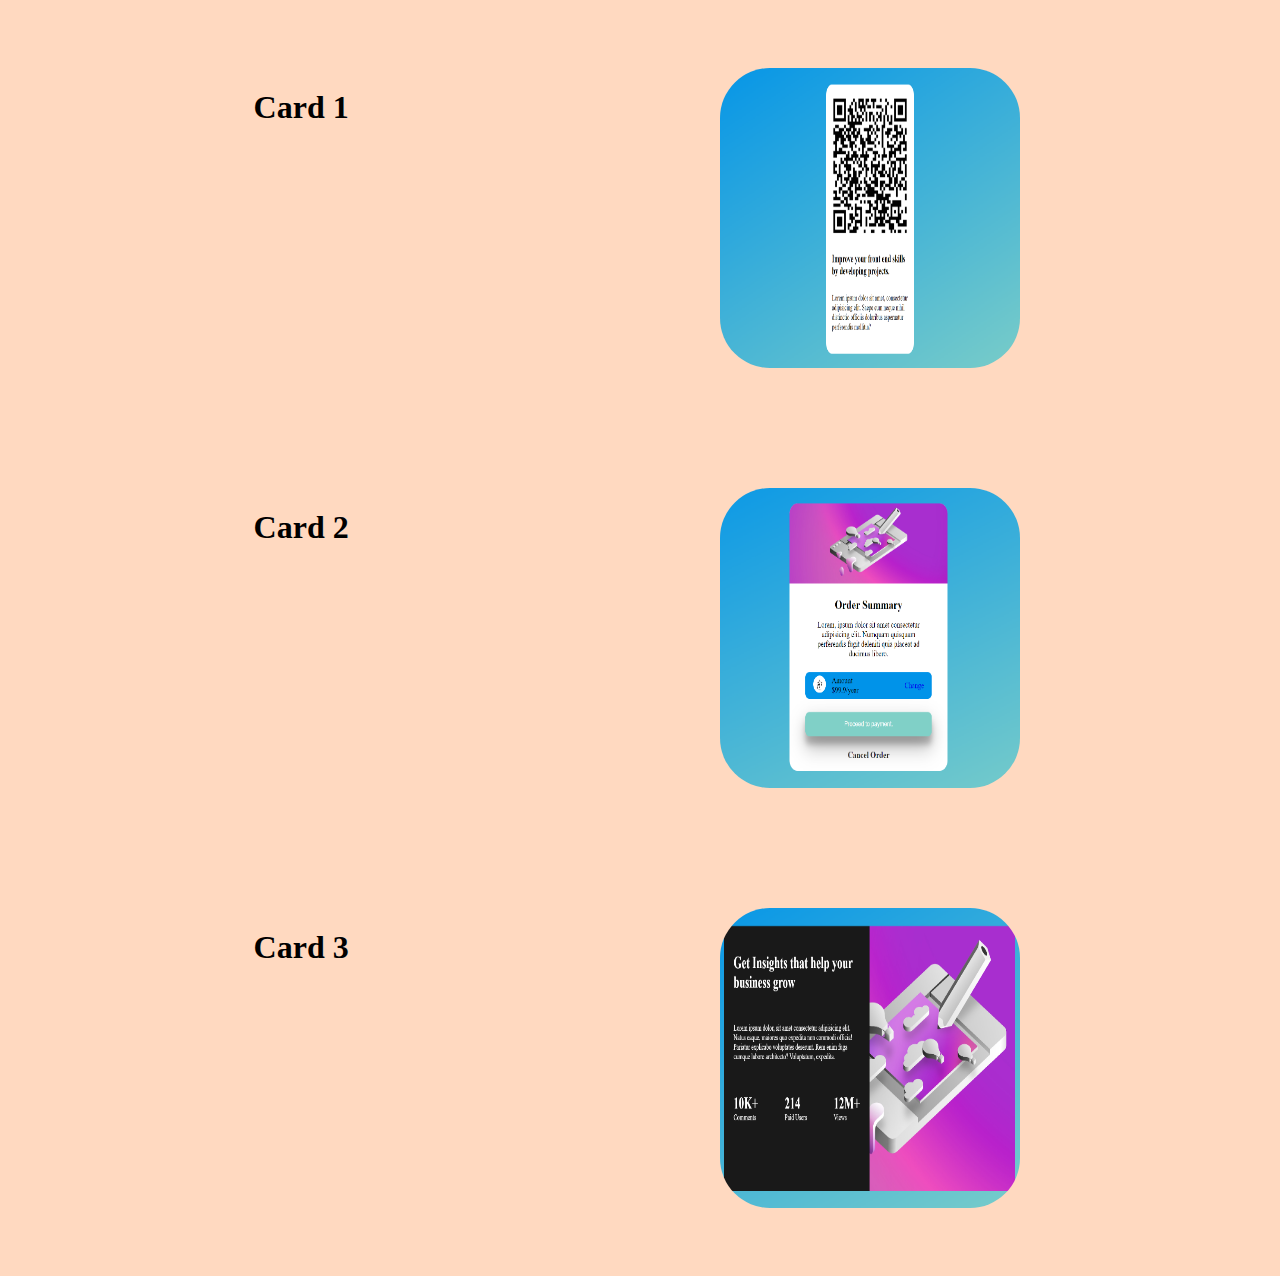
<file: index.html>
<!DOCTYPE html>
<html lang="en">
  <head>
    <meta charset="UTF-8" />
    <meta name="viewport" content="width=device-width, initial-scale=1.0" />

    <title>Cards</title>
    <link
      href="https://cdn.jsdelivr.net/npm/bootstrap@5.3.0/dist/css/bootstrap.min.css"
      rel="stylesheet"
      integrity="sha384-9ndCyUaIbzAi2FUVXJi0CjmCapSmO7SnpJef0486qhLnuZ2cdeRhO02iuK6FUUVM"
      crossorigin="anonymous"
    />
    <link rel="stylesheet" href="./style.css" />
    <link rel="preconnect" href="https://fonts.googleapis.com" />
    <link rel="preconnect" href="https://fonts.gstatic.com" crossorigin />
    <link
      href="https://fonts.googleapis.com/css2?family=Cardo:wght@700&display=swap"
      rel="stylesheet"
    />
  </head>
  <body class="bg-color">
    <div class="container">
      <a href="https://krishnaparab0508.github.io/card1/">
        <div class="box">
          <h1>Card 1</h1>
          <img src="imagecard1.png" alt="Card 1 Image"  class="imageBox"/>
        </div>
        <div >
        </div>
      </a>
    </div>
    <div class="container">
        <a href="https://krishnaparab0508.github.io/card2/">
          <div class="box">
            <h1>Card 2</h1>
            <img src="imagecard2.png" alt="Card 2 Image"  class="imageBox"/>
          </div>
          <div >
          </div>
        </a>
      </div>
      <div class="container">
        <a href="https://krishnaparab0508.github.io/card3/">
          <div class="box">
            <h1>Card 3</h1>
            <img src="imagecard3.png" alt="Card 3 Image"  class="imageBox"/>
          </div>
          <div >
          </div>
        </a>
      </div>
  </body>
</html>
</file>
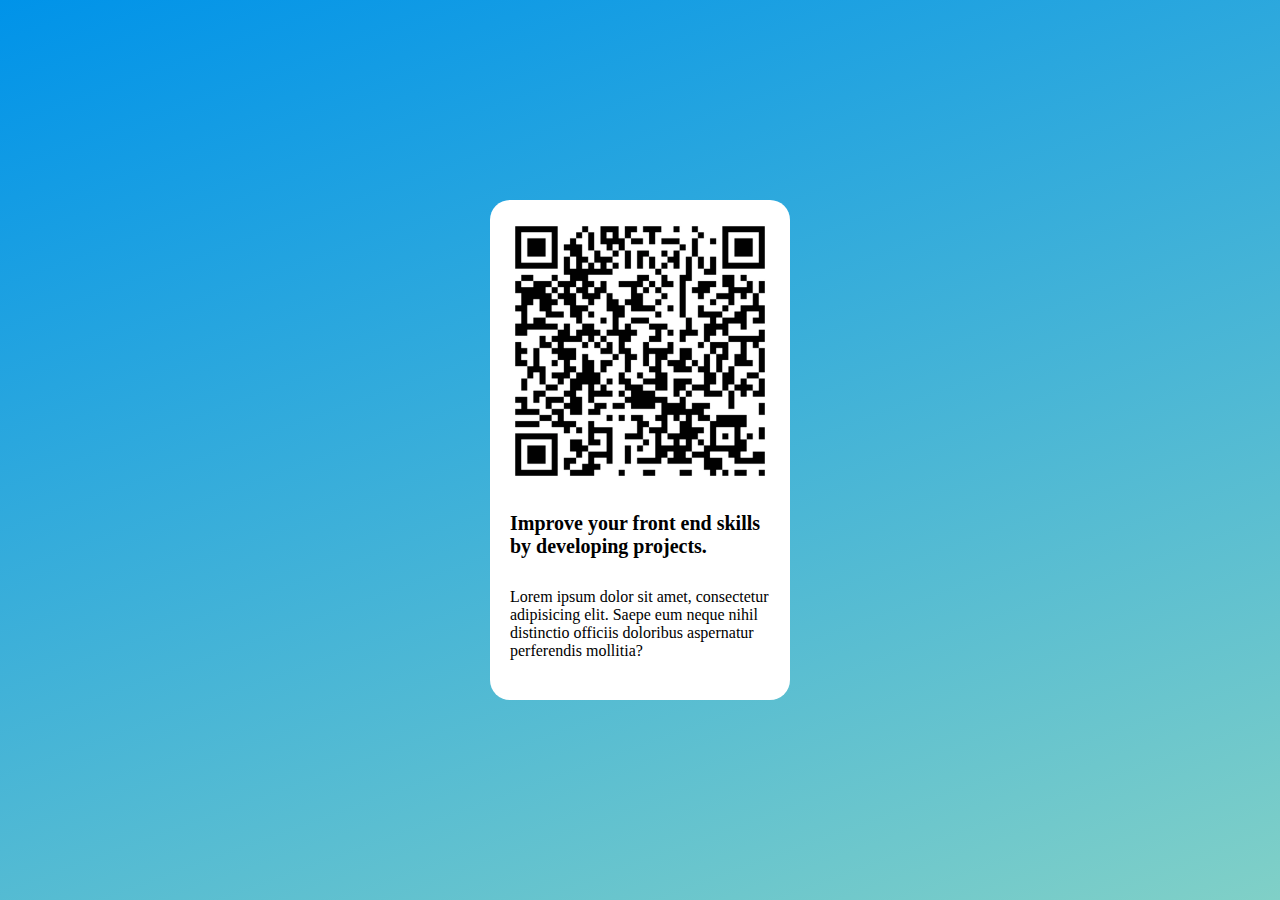
<file: Card1/index.html>
<!DOCTYPE html>
<html lang="en">
  <head>
    <meta charset="UTF-8" />
    <meta name="viewport" content="width=device-width, initial-scale=1.0" />
    <title>Cards</title>
    <style>
      * {
        margin: 0;
        padding: 0;
        box-sizing: border-box;
      }
      .container {
        width: 100vw;
        height: 100vh;
        background-color: #0093e9;
        background-image: linear-gradient(160deg, #0093e9 0%, #80d0c7 100%);
        display: flex;
        justify-content: center;
        align-items: center;
      }
      .card {
        width: 300px;
        height: 500px;
        background-color: white;
        border-radius: 20px;
        display: flex;
        flex-direction: column;
        align-items: center;
        gap: 30px;
        padding: 20px;
      }
      .card img {
        height: 57%;
        border-radius: 10px;
      }
      .card h2 {
        font-size: 20px;
        font-weight: bold;
      }
      .card p{
        font-size: 1em;
      }
    </style>
  </head>
  <body>
    <div class="container">
      <div class="card">
        <img src="images/Example-QR-code.webp" alt="" />
        <h2>Improve your front end skills by developing projects.</h2>
        <p>
          Lorem ipsum dolor sit amet, consectetur adipisicing elit. Saepe eum
          neque nihil distinctio officiis doloribus aspernatur perferendis
          mollitia?
        </p>
      </div>
    </div>
  </body>
</html>
</file>
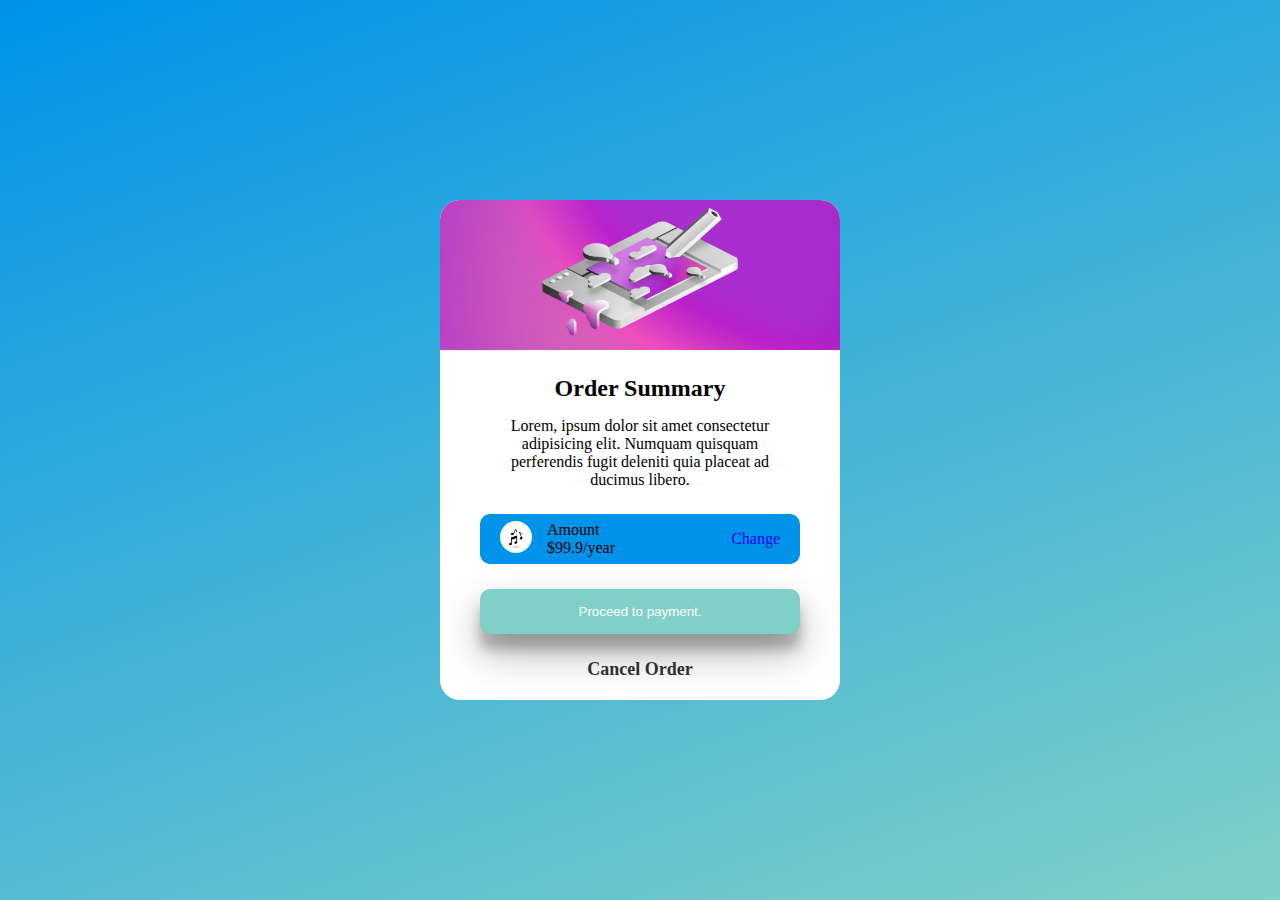
<file: Card2/index.html>
<!DOCTYPE html>
<html lang="en">
  <head>
    <meta charset="UTF-8" />
    <meta name="viewport" content="width=device-width, initial-scale=1.0" />
    <title>Second Card</title>
    <style>
      * {
        margin: 0;
        padding: 0;
        box-sizing: border-box;
      }
      .container {
        width: 100vw;
        height: 100vh;
        background-color: #0093e9;
        background-image: linear-gradient(160deg, #0093e9 0%, #80d0c7 100%);
        display: flex;
        justify-content: center;
        align-items: center;
      }
      .card {
        width: 400px;
        height: 500px;
        background-color: white;
        border-radius: 20px;
        display: flex;
        flex-direction: column;
        align-items: center;
        gap: 25px;
      }
      .card img {
        width: 100%;
        height: 30%;
        border-top-left-radius: 20px;
        border-top-right-radius: 20px;
      }
      .textbox {
        display: flex;
        flex-direction: column;
        align-items: center;
        gap: 15px;
        width: 70%;
        text-align: center;
      }
      #amountBox {
        width: 80%;
        height: 10%;
        background-color: #0093e9;
        border-radius: 10px;
        display: flex;
        justify-content: space-between;
        align-items: center;
        padding-right: 20px;
        padding-left: 20px;
      }
      #leftBox{
        display: flex;
        gap: 15px;
        height: 100%;
        align-items: center;
      }
      #leftBox img{
        height: 2rem;
        width: 2rem;
        border-radius: 100%;
      }
      #rigthBox a{
        text-decoration: none;
      }
      #paymentButton {
        width: 80%;
        height: 9%;
        background-color: #80d0c7;
        color: white;
        border-radius: 10px;
        border: 0px;
        box-shadow: 0 19px 38px rgba(0, 0, 0, 0.3),
          0 15px 12px rgba(0, 0, 0, 0.22);
      }
      .cancelBox a {
        text-decoration: none;
        color: rgb(49, 48, 48);
        font-weight: bold;
        font-size: large;
      }
      @media (max-width:400px) {
        #amountBox{
            padding-top: 7px;
            padding-bottom: 7px;
            flex-direction: column;
            gap: 8px;
            height: fit-content;
            align-items: center;
        }
        #leftBox{
            flex-direction: column;
            text-align: center;
        }
      }
    </style>
  </head>
  <body>
    <div class="container">
      <div class="card">
        <img src="images/illustration-header.avif" alt="" />
        <div class="textbox">
          <h2>Order Summary</h2>
          <p>
            Lorem, ipsum dolor sit amet consectetur adipisicing elit. Numquam
            quisquam perferendis fugit deleniti quia placeat ad ducimus libero.
          </p>
        </div>
        <div id="amountBox">
          <div id="leftBox">
            <div class="imgBox">
              <img src="images/music.png" alt="" />
            </div>
            <div id="textAmountBox">
              <p>Amount</p>
              <p>$99.9/year</p>
            </div>
          </div>
          <div id="rigthBox">
            <a href="#">Change</a>
          </div>
        </div>
        <button id="paymentButton">Proceed to payment.</button>
        <div class="cancelBox"><a href="#">Cancel Order</a></div>
      </div>
    </div>
  </body>
</html>
</file>
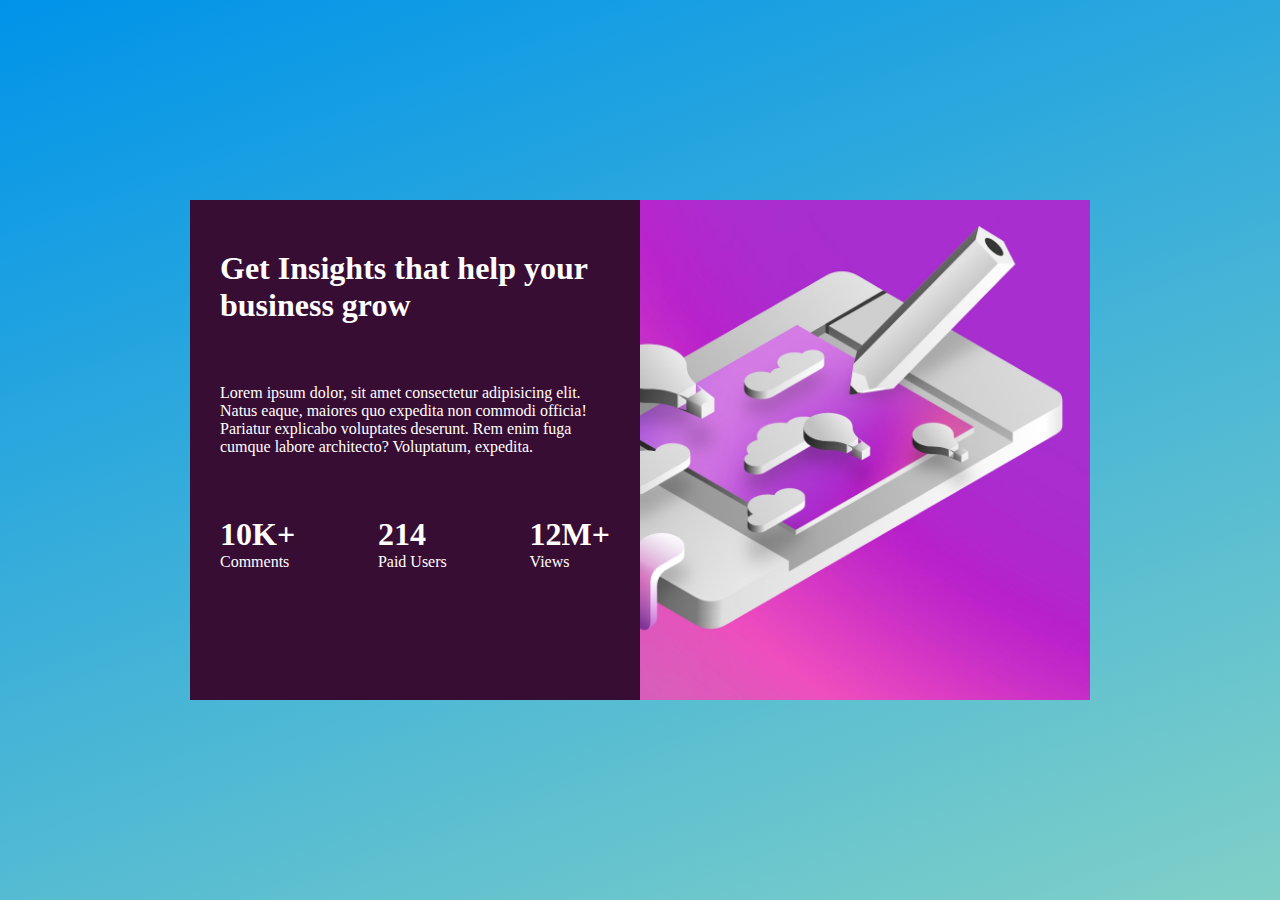
<file: Card3/index.html>
<!DOCTYPE html>
<html lang="en">
  <head>
    <meta charset="UTF-8" />
    <meta name="viewport" content="width=device-width, initial-scale=1.0" />
    <title>Third Card</title>
    <style>
      * {
        margin: 0;
        padding: 0;
        box-sizing: border-box;
      }
      .container {
        width: 100vw;
        height: 100vh;
        background-color: #0093e9;
        background-image: linear-gradient(160deg, #0093e9 0%, #80d0c7 100%);
        display: flex;
        justify-content: center;
        align-items: center;
      }
      .card {
        display: flex;
        flex-direction: row;
        justify-content: space-between;
        height: 500px;
        width: 900px;
        background-image: url(./images/illustration-header.avif);
        background-size: cover;
        background-repeat: no-repeat;
        
      }
      .rigthBox {
        width: 50%;
      }
      .leftBox {
        width: 50%;
        background-color: rgb(56, 13, 51);
        display: flex;
        flex-direction: column;
        align-items: center;
        gap: 30px;
      }
      .leftBox h1{
        color: white;
        padding: 30px;
        margin-top: 20px;
      }
      .leftBox p{
        color: white;
        padding: 0px 30px;
      }
      .updates{
        display: flex;
        flex-direction: row;
        color: white;
        justify-content: space-between;
        width: 100%;
        padding-top: 30px;
      }
      .update1{
        font-weight: bold;
        font-size: 2rem;
      }
      .leftBox:hover{
        filter: grayscale(1);
      }
    </style>
  </head>
  <body>
    <div class="container">
      <div class="card">
        <div class="leftBox">
          <h1>Get Insights that help your business grow</h1>
          <p>
            Lorem ipsum dolor, sit amet consectetur adipisicing elit. Natus
            eaque, maiores quo expedita non commodi officia! Pariatur explicabo
            voluptates deserunt. Rem enim fuga cumque labore architecto?
            Voluptatum, expedita.
          </p>
          <div class="updates">
            <div><p class="update1">10K+</p>
            <p>Comments</p></div>
            <div><p class="update1">214</p>
            <p>Paid Users</p></div>
            <div><p class="update1">12M+</p>
            <p>Views</p></div>
          </div>
        </div>
        <div class="rightBox"></div>
      </div>
    </div>
  </body>
</html>
</file>
<file: style.css>
.bg-color {
  background-color: #FFD9C0;
}
.box {
  width: 90%;
  color: black;
  margin: 30px;
  padding: 30px;
  display: flex;
  flex-direction: row;
  justify-content: space-around;
}
.container {
  display: flex;
  flex-direction: column;
}
a {
  text-decoration: none;
  gap: 30px;
}
img {
  height: 300px;
  width: 300px;
  border-radius: 50px;
}
</file>
